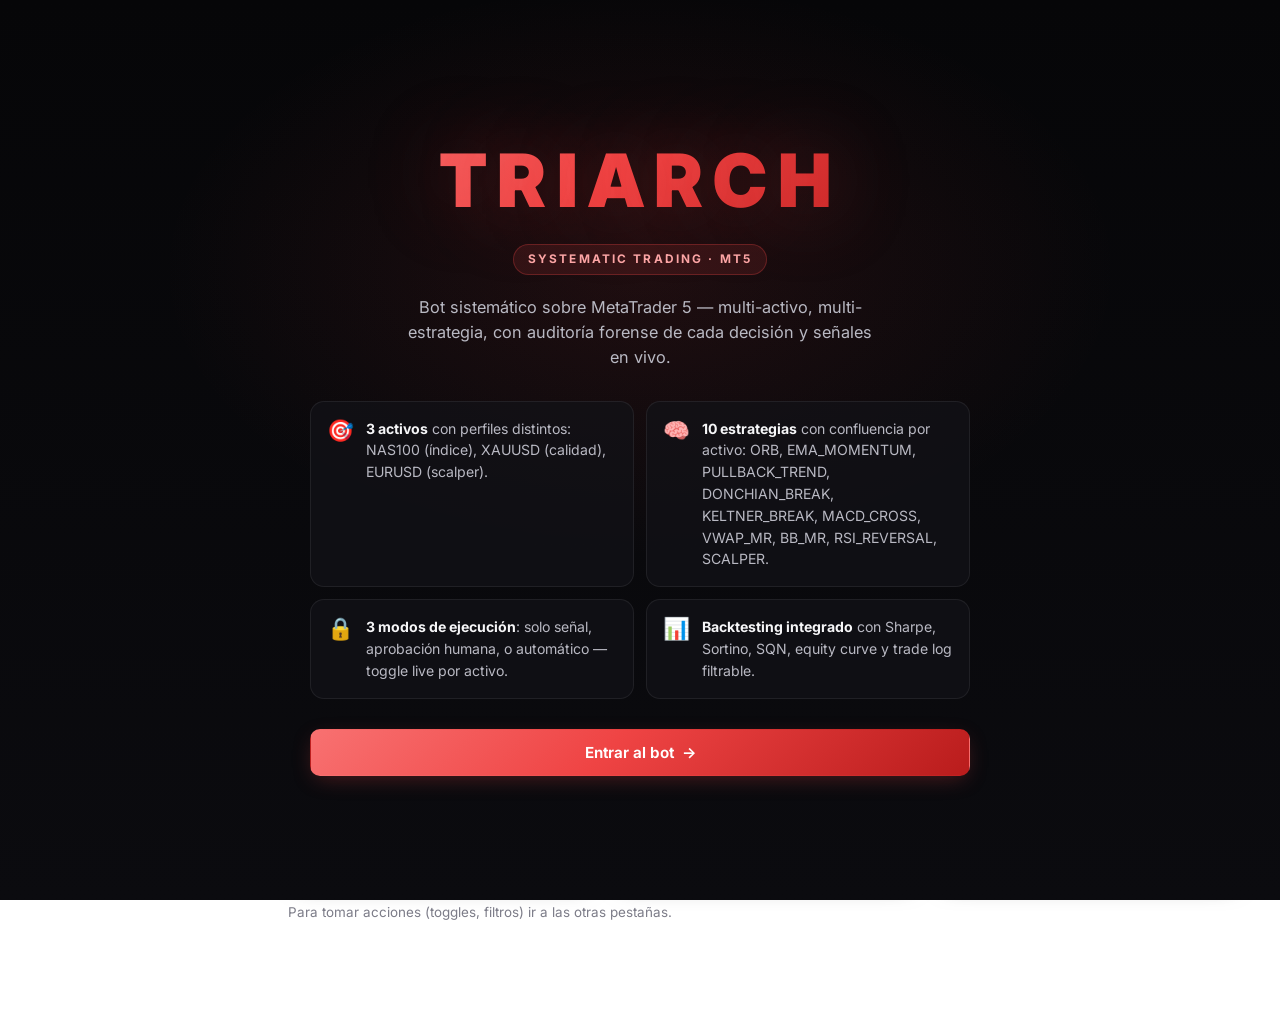
<file: index.html>
<!doctype html>
<html lang="es">
<head>
    <meta charset="utf-8">
    <meta name="viewport" content="width=device-width, initial-scale=1, viewport-fit=cover">
    <meta name="theme-color" content="#0f0f12">
    <meta name="description" content="Triarch — bot de trading sistemático MT5 multi-activo. Dashboard estático en rojo y negro para hosting en GitHub Pages.">
    <title>Triarch · MT5 multi-asset bot</title>

    <link rel="preconnect" href="https://fonts.googleapis.com">
    <link rel="preconnect" href="https://fonts.gstatic.com" crossorigin>
    <link href="https://fonts.googleapis.com/css2?family=Inter:wght@400;500;600;700;800;900&family=JetBrains+Mono:wght@400;600&display=swap" rel="stylesheet">

    <link rel="stylesheet" href="./assets/css/styles.css">

    <link rel="icon" type="image/svg+xml" href="data:image/svg+xml,%3Csvg xmlns='http://www.w3.org/2000/svg' viewBox='0 0 32 32'%3E%3Cdefs%3E%3ClinearGradient id='g' x1='0%25' y1='0%25' x2='100%25' y2='100%25'%3E%3Cstop offset='0%25' stop-color='%23ef4444'/%3E%3Cstop offset='100%25' stop-color='%23b91c1c'/%3E%3C/linearGradient%3E%3C/defs%3E%3Crect width='32' height='32' rx='6' fill='%23090909'/%3E%3Cpath d='M16 5l9 16H7z' fill='url(%23g)'/%3E%3C/svg%3E">
</head>
<body>

<!-- ═══════════════ Splash ═══════════════ -->
<section class="splash" id="splash">
    <div class="splash-inner">
        <div class="splash-brand">TRIARCH</div>
        <div><span class="splash-sub">Systematic Trading · MT5</span></div>
        <div class="splash-tag">
            Bot sistemático sobre MetaTrader 5 — multi-activo, multi-estrategia,
            con auditoría forense de cada decisión y señales en vivo.
        </div>
        <div class="splash-points">
            <div class="splash-point">
                <div class="icon">🎯</div>
                <div class="text"><b>3 activos</b> con perfiles distintos: NAS100 (índice), XAUUSD (calidad), EURUSD (scalper).</div>
            </div>
            <div class="splash-point">
                <div class="icon">🧠</div>
                <div class="text"><b>10 estrategias</b> con confluencia por activo: ORB, EMA_MOMENTUM, PULLBACK_TREND, DONCHIAN_BREAK, KELTNER_BREAK, MACD_CROSS, VWAP_MR, BB_MR, RSI_REVERSAL, SCALPER.</div>
            </div>
            <div class="splash-point">
                <div class="icon">🔒</div>
                <div class="text"><b>3 modos de ejecución</b>: solo señal, aprobación humana, o automático — toggle live por activo.</div>
            </div>
            <div class="splash-point">
                <div class="icon">📊</div>
                <div class="text"><b>Backtesting integrado</b> con Sharpe, Sortino, SQN, equity curve y trade log filtrable.</div>
            </div>
        </div>
        <button class="btn btn-primary btn-block" id="splash-enter">Entrar al bot &nbsp;→</button>
    </div>
</section>

<!-- ═══════════════ Layout ═══════════════ -->
<div class="layout">

    <!-- ─── Sidebar ─── -->
    <aside class="sidebar">
        <div class="side-brand">TRIARCH</div>
        <div class="side-tag">MT5 multi-asset bot</div>

        <div class="side-block">
            <div class="label">Entorno</div>
            <div class="value" id="side-env">— DESCONOCIDO</div>
        </div>

        <div class="side-block">
            <div class="label">Cuenta MT5</div>
            <div id="side-account"><div class="value"><span class="dot dot-gray"></span> Cargando…</div></div>
        </div>

        <div class="side-block">
            <div class="label">Kill switch global</div>
            <div id="side-kill"><div class="value"><span class="dot dot-gray"></span> Cargando…</div></div>
        </div>

        <div class="side-block">
            <div class="label">Atajos (CLI local)</div>
            <div class="side-mini" style="margin-top:6px"><code>python -m scripts.diagnose_mt5</code></div>
            <div class="side-mini"><code>python -m scripts.fetch_history</code></div>
            <div class="side-mini"><code>python -m scripts.backtest</code></div>
            <div class="side-mini"><code>python -m scripts.export_web</code></div>
        </div>

        <div class="side-footer">v0.10 · UI v5 · Crimson Pro</div>
    </aside>

    <!-- ─── Main ─── -->
    <main class="main">

        <div class="header">
            <div class="header-row">
                <div>
                    <h1 class="title"><span class="accent">TRIARCH</span> · Trading Bot</h1>
                    <div class="subtitle" id="header-subtitle">Cargando configuración…</div>
                </div>
                <div style="text-align:right">
                    <span class="live-chip off" id="live-chip"><span class="pulse"></span><span id="live-chip-text">Conectando…</span></span>
                    <div class="side-mini" id="header-stamp" style="margin-top:8px"></div>
                </div>
            </div>
        </div>

        <div class="banner info" id="data-source-banner" style="display:none">
            ℹ Mostrando <b>datos de muestra</b>. Para ver datos reales del bot,
            genera <code>docs/data/state.json</code> con <code>python -m scripts.export_web</code> y vuelve a desplegar.
        </div>

        <!-- ═══ Tabs ═══ -->
        <div class="tabs">
            <button class="tab active" data-tab="home">🏠 Inicio</button>
            <button class="tab" data-tab="signals">📡 Señales</button>
            <button class="tab" data-tab="live">🎯 Vivo & Control</button>
            <button class="tab" data-tab="decisions">🧠 Decisiones</button>
            <button class="tab" data-tab="backtest">📊 Backtesting</button>
            <button class="tab" data-tab="data">📦 Datos</button>
        </div>

        <!-- ═══ Tab 1 — Inicio ═══ -->
        <section class="tab-panel active" data-panel="home">
            <h2 class="section-title">Resumen del día</h2>
            <p class="section-caption">Vista rápida de lo que está pasando ahora mismo.</p>

            <div class="metric-row" id="home-account-metrics"></div>

            <hr class="section-divider">

            <h3 class="section-title">Actividad últimas 24 horas</h3>
            <div class="kpi-grid" id="home-kpis"></div>

            <hr class="section-divider">

            <h3 class="section-title">Estado de cada activo</h3>
            <div class="assets-row" id="home-assets"></div>
            <p class="section-caption" style="margin-top:16px">
                Para tomar acciones (toggles, filtros) ir a las otras pestañas.
            </p>
        </section>

        <!-- ═══ Tab — Señales (feed estilo Telegram) ═══ -->
        <section class="tab-panel" data-panel="signals">
            <h2 class="section-title">Feed de señales</h2>
            <p class="section-caption">
                Las mismas señales que llegan a Telegram, en vivo. Cada tarjeta muestra
                entrada, stop, take-profit, riesgo/beneficio y el estado actual de la operación.
            </p>

            <div class="filter-bar">
                <div class="filter">
                    <label>Activo</label>
                    <select id="feed-symbol"></select>
                </div>
                <div class="filter">
                    <label>Mostrar</label>
                    <select id="feed-scope">
                        <option value="actionable">Señales operables (como Telegram)</option>
                        <option value="open">Posiciones abiertas</option>
                        <option value="closed">Cerradas (con resultado)</option>
                        <option value="all">Todo (incluye rechazadas)</option>
                    </select>
                </div>
                <div class="filter">
                    <label>Últimos N días</label>
                    <input type="number" id="feed-days" value="14" min="1" max="365">
                </div>
            </div>

            <div class="sig-count" id="feed-count"></div>
            <div class="sig-feed" id="feed-list"></div>
        </section>

        <!-- ═══ Tab 2 — Vivo & Control ═══ -->
        <section class="tab-panel" data-panel="live">
            <h2 class="section-title">Cuenta conectada</h2>
            <div class="metric-row" id="live-account-metrics"></div>
            <p class="section-caption" id="live-account-caption"></p>

            <hr class="section-divider">

            <h3 class="section-title">Activos</h3>
            <p class="section-caption" id="live-ctl-caption">
                Buscando el control local del bot…
            </p>
            <div id="live-assets"></div>

            <hr class="section-divider">

            <h3 class="section-title">Kill switch global</h3>
            <p class="section-caption">
                Para parar TODO de golpe: setea <code>TRIARCH_KILL=1</code> en <code>.env</code> y reinicia el
                proceso. El orchestrator chequea esto en cada tick y omite cualquier ejecución.
            </p>
        </section>

        <!-- ═══ Tab 3 — Decisiones ═══ -->
        <section class="tab-panel" data-panel="decisions">
            <h2 class="section-title">Por qué SÍ / por qué NO</h2>
            <p class="section-caption">
                Vista legible del audit trail. Pensada para revisar el día a día sin
                tener que descifrar códigos técnicos.
            </p>

            <div class="filter-bar">
                <div class="filter">
                    <label>Activo</label>
                    <select id="dec-symbol"></select>
                </div>
                <div class="filter">
                    <label>Estrategia</label>
                    <select id="dec-strategy"></select>
                </div>
                <div class="filter">
                    <label>Estado</label>
                    <select id="dec-status">
                        <option value="">(todos)</option>
                        <option value="taken">✅ Tomadas</option>
                        <option value="rejected">❌ Rechazadas</option>
                        <option value="closed">🏁 Cerradas</option>
                        <option value="new">🆕 Pendientes</option>
                    </select>
                </div>
                <div class="filter">
                    <label>Últimos N días</label>
                    <input type="number" id="dec-days" value="30" min="1" max="365">
                </div>
            </div>

            <div class="filter" style="margin-bottom:16px">
                <label>Dirección</label>
                <div class="radio-row" id="dec-dir-group">
                    <label><input type="radio" name="dec-dir" value="all" checked> (todas)</label>
                    <label><input type="radio" name="dec-dir" value="LONG"> LONG</label>
                    <label><input type="radio" name="dec-dir" value="SHORT"> SHORT</label>
                </div>
            </div>

            <div class="kpi-grid" id="dec-kpis"></div>

            <div id="dec-table-wrap"></div>

            <div style="margin-top:14px">
                <button class="btn" id="dec-download">⬇ Descargar como .txt</button>
            </div>
        </section>

        <!-- ═══ Tab 4 — Backtesting ═══ -->
        <section class="tab-panel" data-panel="backtest">
            <h2 class="section-title">Resultados oficiales (motor Python)</h2>
            <p class="section-caption">
                Última calibración validada sobre 1 año de datos MT5 reales, con
                gestión de riesgo completa y time-stop por activo.
            </p>
            <div id="bt-official"></div>

            <hr class="section-divider">

            <h2 class="section-title">Simulador interactivo (corre en tu navegador)</h2>
            <p class="section-caption">
                Motor aproximado portado a JavaScript: explora cualquier rango temporal al instante.
                Las señales replican las reglas del bot, pero los resultados oficiales
                son los del motor Python de arriba.
            </p>

            <div class="filter-bar">
                <div class="filter">
                    <label>Desde</label>
                    <input type="date" id="bt-from">
                </div>
                <div class="filter">
                    <label>Hasta</label>
                    <input type="date" id="bt-to">
                </div>
                <div class="filter">
                    <label>Activo</label>
                    <select id="bt-symbol-filter">
                        <option value="">(todos)</option>
                    </select>
                </div>
                <div class="filter">
                    <label>&nbsp;</label>
                    <button class="btn btn-primary" id="bt-run">▶ Correr backtest</button>
                </div>
            </div>

            <div class="radio-row" id="bt-preset-row">
                <button class="btn" data-bt-preset="2d">2D</button>
                <button class="btn" data-bt-preset="1w">1S</button>
                <button class="btn" data-bt-preset="2w">2S</button>
                <button class="btn" data-bt-preset="1m">1M</button>
                <button class="btn" data-bt-preset="3m">3M</button>
                <button class="btn" data-bt-preset="6m">6M</button>
                <button class="btn" data-bt-preset="ytd">YTD</button>
                <button class="btn" data-bt-preset="1y">1Y</button>
                <button class="btn" data-bt-preset="all">Todo</button>
                <button class="btn" id="bt-reset">↺ Reset</button>
            </div>

            <div id="bt-status" class="side-mini" style="margin-bottom:12px"></div>

            <div id="bt-results"></div>
        </section>

        <!-- ═══ Tab 5 — Datos ═══ -->
        <section class="tab-panel" data-panel="data">
            <h2 class="section-title">Datos crudos</h2>
            <div class="subtabs">
                <button class="subtab active" data-subgroup="data" data-subtab="signals">📈 Signals (cruda)</button>
                <button class="subtab" data-subgroup="data" data-subtab="evals">🔍 Evals (audit)</button>
                <button class="subtab" data-subgroup="data" data-subtab="stats">📦 Stats (agregados)</button>
            </div>

            <div class="subtab-panel active" data-subgroup="data" data-subtab="signals">
                <h3 class="section-title">Tabla cruda de señales</h3>
                <p class="section-caption">Vista sin traducciones — útil para debugging o exportar a otra herramienta.</p>
                <div class="filter" style="max-width:280px">
                    <label>Activo</label>
                    <select id="sig-symbol"></select>
                </div>
                <div id="sig-table-wrap" style="margin-top:14px"></div>
            </div>

            <div class="subtab-panel" data-subgroup="data" data-subtab="evals" style="display:none">
                <h3 class="section-title">Audit trail — cada evaluación de estrategia</h3>
                <p class="section-caption">Toda evaluación por vela queda registrada aquí, incluyendo las que no produjeron señal.</p>
                <div class="filter" style="max-width:280px">
                    <label>Activo</label>
                    <select id="evals-symbol"></select>
                </div>
                <div id="evals-table-wrap" style="margin-top:14px"></div>
            </div>

            <div class="subtab-panel" data-subgroup="data" data-subtab="stats" style="display:none">
                <h3 class="section-title">Agregados de los últimos 30 días</h3>
                <div id="stats-by-sym"></div>
                <div id="stats-by-strat" style="margin-top:18px"></div>
            </div>
        </section>

    </main>
</div>

<script src="./assets/js/bt-engine.js"></script>
<script src="./assets/js/app.js"></script>
</body>
</html>
</file>
<file: assets/css/styles.css>
/* ═══════════════════════════════════════════════════════════════
   TRIARCH — UI v5 "Crimson Pro"
   Sistema visual profesional para el dashboard estático.
   Identidad: negro profundo + rojo crimson + Inter/JetBrains Mono.
   ═══════════════════════════════════════════════════════════════ */

:root {
    /* Superficie */
    --bg-0: #070709;
    --bg-1: #0c0c10;
    --bg-2: #121218;
    --bg-3: #17171f;
    --card: rgba(18, 18, 24, 0.72);
    --card-solid: #14141b;
    --line: rgba(255, 255, 255, 0.07);
    --line-strong: rgba(255, 255, 255, 0.12);

    /* Marca */
    --red: #ef4444;
    --red-deep: #b91c1c;
    --red-soft: rgba(239, 68, 68, 0.12);
    --red-line: rgba(239, 68, 68, 0.28);
    --red-glow: rgba(239, 68, 68, 0.35);
    --grad-brand: linear-gradient(135deg, #f87171 0%, #ef4444 45%, #b91c1c 100%);

    /* Texto */
    --tx-1: #f6f6f8;
    --tx-2: #b9b9c3;
    --tx-3: #7c7c88;

    /* Semánticos */
    --green: #34d399;  --green-soft: rgba(52, 211, 153, 0.12);  --green-line: rgba(52, 211, 153, 0.32);
    --blue: #60a5fa;   --blue-soft: rgba(96, 165, 250, 0.12);   --blue-line: rgba(96, 165, 250, 0.32);
    --orange: #fbbf24; --orange-soft: rgba(251, 191, 36, 0.12); --orange-line: rgba(251, 191, 36, 0.32);
    --gray: #9ca3af;   --gray-soft: rgba(156, 163, 175, 0.10);  --gray-line: rgba(156, 163, 175, 0.26);

    --radius: 14px;
    --radius-sm: 10px;
    --shadow-1: 0 1px 2px rgba(0,0,0,.5), 0 8px 24px -12px rgba(0,0,0,.6);
    --shadow-2: 0 2px 6px rgba(0,0,0,.45), 0 18px 48px -18px rgba(0,0,0,.75);
    --font: 'Inter', 'Segoe UI', system-ui, -apple-system, sans-serif;
    --mono: 'JetBrains Mono', ui-monospace, 'Cascadia Code', Consolas, monospace;
}

* { box-sizing: border-box; }
html { scroll-behavior: smooth; }

body {
    margin: 0;
    font-family: var(--font);
    font-size: 14.5px;
    line-height: 1.55;
    color: var(--tx-1);
    background:
        radial-gradient(1100px 520px at 12% -8%, rgba(239,68,68,.07), transparent 60%),
        radial-gradient(900px 500px at 95% 0%, rgba(185,28,28,.05), transparent 55%),
        linear-gradient(180deg, var(--bg-0) 0%, var(--bg-1) 100%);
    background-attachment: fixed;
    -webkit-font-smoothing: antialiased;
}

code {
    font-family: var(--mono);
    font-size: .82em;
    background: rgba(255,255,255,.06);
    border: 1px solid var(--line);
    padding: 1.5px 6px;
    border-radius: 6px;
    color: #fca5a5;
}

::selection { background: rgba(239,68,68,.35); }

/* Scrollbar */
::-webkit-scrollbar { width: 10px; height: 10px; }
::-webkit-scrollbar-track { background: transparent; }
::-webkit-scrollbar-thumb {
    background: linear-gradient(180deg, #3a3a46, #26262e);
    border-radius: 8px; border: 2px solid var(--bg-1);
}
::-webkit-scrollbar-thumb:hover { background: var(--red-deep); }

/* ═══════════════ Splash ═══════════════ */
.splash {
    position: fixed; inset: 0; z-index: 100;
    display: flex; align-items: center; justify-content: center;
    background:
        radial-gradient(800px 480px at 50% 30%, rgba(239,68,68,.10), transparent 60%),
        linear-gradient(180deg, #060608, #0b0b0f);
    opacity: 1; transition: opacity .45s ease, visibility .45s;
    overflow-y: auto; padding: 24px;
}
.splash.hidden { opacity: 0; visibility: hidden; pointer-events: none; }
.splash-inner { max-width: 660px; width: 100%; text-align: center; animation: rise .6s ease both; }
@keyframes rise { from { transform: translateY(14px); opacity: 0 } to { transform: none; opacity: 1 } }

.splash-brand {
    font-size: clamp(3rem, 9vw, 4.6rem);
    font-weight: 900; letter-spacing: .14em;
    background: var(--grad-brand);
    -webkit-background-clip: text; background-clip: text; color: transparent;
    text-shadow: 0 0 80px var(--red-glow);
}
.splash-sub {
    display: inline-flex; align-items: center; gap: 8px;
    margin-top: 6px; padding: 5px 14px;
    border: 1px solid var(--red-line); border-radius: 999px;
    background: var(--red-soft);
    font-size: .74rem; font-weight: 700; letter-spacing: .18em; text-transform: uppercase;
    color: #fca5a5;
}
.splash-tag { color: var(--tx-2); margin: 20px auto 30px; max-width: 480px; font-size: 1.02rem; }
.splash-points {
    display: grid; grid-template-columns: repeat(2, 1fr); gap: 12px;
    margin-bottom: 30px; text-align: left;
}
.splash-point {
    display: flex; gap: 12px; align-items: flex-start;
    background: var(--card); border: 1px solid var(--line);
    border-radius: var(--radius); padding: 16px;
    backdrop-filter: blur(8px);
    transition: border-color .25s, transform .25s;
}
.splash-point:hover { border-color: var(--red-line); transform: translateY(-2px); }
.splash-point .icon { font-size: 1.35rem; line-height: 1.2; }
.splash-point .text { color: var(--tx-2); font-size: .88rem; }
.splash-point .text b { color: var(--tx-1); }

/* ═══════════════ Layout ═══════════════ */
.layout { display: flex; min-height: 100vh; }

.sidebar {
    width: 252px; flex-shrink: 0;
    padding: 26px 20px;
    border-right: 1px solid var(--line);
    background: linear-gradient(180deg, rgba(239,68,68,.05), transparent 220px), rgba(8,8,11,.88);
    position: sticky; top: 0; height: 100vh; overflow-y: auto;
    display: flex; flex-direction: column;
}
.side-brand {
    font-size: 1.5rem; font-weight: 900; letter-spacing: .12em;
    background: var(--grad-brand);
    -webkit-background-clip: text; background-clip: text; color: transparent;
}
.side-tag { color: var(--tx-3); font-size: .74rem; margin-top: 2px; margin-bottom: 20px; }

.side-block {
    border: 1px solid var(--line); border-radius: var(--radius-sm);
    background: var(--card);
    padding: 12px 14px; margin-bottom: 12px;
    transition: border-color .25s;
}
.side-block:hover { border-color: var(--line-strong); }
.side-block .label {
    font-size: .66rem; font-weight: 700; letter-spacing: .14em;
    text-transform: uppercase; color: var(--tx-3); margin-bottom: 6px;
}
.side-block .value { font-size: .9rem; font-weight: 600; }
.side-mini { font-size: .76rem; color: var(--tx-3); margin-top: 3px; }
.side-mini code { font-size: .72rem; }
.side-footer { margin-top: auto; padding-top: 18px; font-size: .7rem; color: var(--tx-3); }

.main { flex: 1; min-width: 0; padding: 30px 36px 80px; max-width: 1340px; }

/* ═══════════════ Header ═══════════════ */
.header {
    position: relative;
    border: 1px solid var(--line);
    border-radius: var(--radius);
    background:
        radial-gradient(560px 200px at 8% 0%, rgba(239,68,68,.14), transparent 60%),
        var(--card);
    box-shadow: var(--shadow-1);
    padding: 24px 28px;
    margin-bottom: 22px;
    overflow: hidden;
}
.header::after {
    content: ''; position: absolute; inset: 0 0 auto 0; height: 2px;
    background: var(--grad-brand); opacity: .8;
}
.header-row { display: flex; justify-content: space-between; align-items: flex-start; gap: 14px; flex-wrap: wrap; }
.title { margin: 0; font-size: 1.65rem; font-weight: 850; letter-spacing: .01em; }
.title .accent {
    background: var(--grad-brand);
    -webkit-background-clip: text; background-clip: text; color: transparent;
}
.subtitle { color: var(--tx-2); font-size: .86rem; margin-top: 6px; }

.live-chip {
    display: inline-flex; align-items: center; gap: 7px;
    padding: 5px 13px; border-radius: 999px;
    font-size: .72rem; font-weight: 800; letter-spacing: .1em; text-transform: uppercase;
    border: 1px solid var(--green-line); background: var(--green-soft); color: var(--green);
    white-space: nowrap;
}
.live-chip.off { border-color: var(--gray-line); background: var(--gray-soft); color: var(--gray); }
.live-chip .pulse {
    width: 7px; height: 7px; border-radius: 50%;
    background: var(--green); box-shadow: 0 0 0 0 rgba(52,211,153,.6);
    animation: pulse 1.8s infinite;
}
.live-chip.off .pulse { background: var(--gray); animation: none; box-shadow: none; }
@keyframes pulse {
    0% { box-shadow: 0 0 0 0 rgba(52,211,153,.55) }
    70% { box-shadow: 0 0 0 8px rgba(52,211,153,0) }
    100% { box-shadow: 0 0 0 0 rgba(52,211,153,0) }
}

/* ═══════════════ Tabs ═══════════════ */
.tabs {
    display: flex; gap: 4px; flex-wrap: wrap;
    background: rgba(16,16,22,.88);
    border: 1px solid var(--line);
    padding: 5px; border-radius: 13px;
    margin-bottom: 26px;
    position: sticky; top: 12px; z-index: 30;
    backdrop-filter: blur(14px);
    box-shadow: var(--shadow-1);
}
.tab {
    appearance: none; border: 0; cursor: pointer;
    background: transparent; color: var(--tx-2);
    font-family: var(--font); font-size: .86rem; font-weight: 650;
    padding: 9px 16px; border-radius: 9px;
    transition: color .2s, background .2s, box-shadow .2s;
    white-space: nowrap;
}
.tab:hover { color: var(--tx-1); background: rgba(255,255,255,.05); }
.tab.active {
    color: #fff;
    background: var(--grad-brand);
    box-shadow: 0 4px 18px -4px var(--red-glow);
}

.tab-panel { display: none; animation: fade .25s ease; }
.tab-panel.active { display: block; }
@keyframes fade { from { opacity: 0; transform: translateY(4px) } to { opacity: 1; transform: none } }

.subtabs { display: flex; gap: 8px; flex-wrap: wrap; margin-bottom: 18px; }
.subtab {
    appearance: none; cursor: pointer;
    background: transparent; color: var(--tx-2);
    border: 1px solid var(--line); border-radius: 999px;
    font-family: var(--font); font-size: .8rem; font-weight: 600;
    padding: 7px 15px; transition: all .2s;
}
.subtab:hover { border-color: var(--red-line); color: var(--tx-1); }
.subtab.active { background: var(--red-soft); border-color: var(--red-line); color: #fca5a5; }

/* ═══════════════ Tipografía de sección ═══════════════ */
.section-title { font-size: 1.12rem; font-weight: 800; margin: 4px 0 4px; letter-spacing: .01em; }
.section-caption { color: var(--tx-3); font-size: .84rem; margin: 2px 0 16px; }
.section-divider { border: 0; border-top: 1px solid var(--line); margin: 26px 0; }
h4 { margin: 22px 0 10px; font-size: .95rem; }

/* ═══════════════ Cards / métricas / KPIs ═══════════════ */
.metric-row {
    display: grid; grid-template-columns: repeat(auto-fit, minmax(170px, 1fr));
    gap: 12px; margin: 14px 0;
}
.metric {
    background: var(--card); border: 1px solid var(--line);
    border-radius: var(--radius); padding: 16px 18px;
    box-shadow: var(--shadow-1);
    transition: transform .22s, border-color .22s;
    position: relative; overflow: hidden;
}
.metric::before {
    content: ''; position: absolute; inset: 0 auto 0 0; width: 3px;
    background: var(--grad-brand); opacity: .65;
}
.metric:hover { transform: translateY(-2px); border-color: var(--red-line); }
.metric .label {
    font-size: .68rem; font-weight: 700; text-transform: uppercase;
    letter-spacing: .12em; color: var(--tx-3);
}
.metric .value { font-size: 1.3rem; font-weight: 800; margin-top: 4px; font-variant-numeric: tabular-nums; }

.kpi-grid {
    display: grid; grid-template-columns: repeat(auto-fit, minmax(148px, 1fr));
    gap: 12px; margin: 14px 0;
}
.kpi {
    background: var(--card); border: 1px solid var(--line);
    border-radius: var(--radius); padding: 14px 16px;
    transition: transform .22s, border-color .22s;
    position: relative; overflow: hidden;
}
.kpi::after {
    content: ''; position: absolute; inset: 0 0 auto 0; height: 2px;
    background: var(--grad-brand); opacity: 0; transition: opacity .25s;
}
.kpi:hover { transform: translateY(-2px); border-color: var(--red-line); }
.kpi:hover::after { opacity: .9; }
.kpi .label { font-size: .68rem; font-weight: 700; text-transform: uppercase; letter-spacing: .12em; color: var(--tx-3); }
.kpi .value { font-size: 1.35rem; font-weight: 800; margin-top: 3px; font-variant-numeric: tabular-nums; }
.kpi .sub { font-size: .72rem; color: var(--tx-3); margin-top: 2px; }

.assets-row { display: grid; grid-template-columns: repeat(auto-fit, minmax(230px, 1fr)); gap: 14px; }
.card {
    background: var(--card); border: 1px solid var(--line);
    border-radius: var(--radius); padding: 18px;
    box-shadow: var(--shadow-1);
    transition: transform .22s, border-color .22s;
}
.card:hover { transform: translateY(-2px); border-color: var(--red-line); }
.card h4 { margin: 0 0 4px; font-size: 1.02rem; }

.card-bordered {
    background: var(--card); border: 1px solid var(--line);
    border-left: 3px solid var(--red);
    border-radius: var(--radius); padding: 18px 20px;
    margin-bottom: 14px;
    box-shadow: var(--shadow-1);
    transition: border-color .22s;
}
.card-bordered:hover { border-color: var(--red-line); border-left-color: var(--red); }
.card-bordered .card-head { display: flex; justify-content: space-between; gap: 14px; flex-wrap: wrap; }
.card-bordered h3 { margin: 0 0 6px; font-size: 1.15rem; }
details.card-bordered summary { cursor: pointer; font-weight: 700; outline: none; }
details.card-bordered summary::marker { color: var(--red); }

/* ═══════════════ Pills & dots ═══════════════ */
.pill {
    display: inline-block; padding: 3px 11px; margin: 2px 4px 2px 0;
    border-radius: 999px; font-size: .72rem; font-weight: 700;
    border: 1px solid; letter-spacing: .02em;
}
.pill-green  { color: var(--green);  background: var(--green-soft);  border-color: var(--green-line); }
.pill-red    { color: #f87171;       background: var(--red-soft);    border-color: var(--red-line); }
.pill-blue   { color: var(--blue);   background: var(--blue-soft);   border-color: var(--blue-line); }
.pill-orange { color: var(--orange); background: var(--orange-soft); border-color: var(--orange-line); }
.pill-gray   { color: var(--gray);   background: var(--gray-soft);   border-color: var(--gray-line); }
.pill-accent { color: #fca5a5;       background: var(--red-soft);    border-color: var(--red-line); }

.dot {
    display: inline-block; width: 9px; height: 9px; border-radius: 50%;
    margin-right: 7px; vertical-align: baseline;
}
.dot-green  { background: var(--green);  box-shadow: 0 0 8px rgba(52,211,153,.7); }
.dot-red    { background: var(--red);    box-shadow: 0 0 8px var(--red-glow); }
.dot-orange { background: var(--orange); box-shadow: 0 0 8px rgba(251,191,36,.6); }
.dot-gray   { background: var(--gray); }

.pos { color: var(--green); }
.neg { color: #f87171; }

/* ═══════════════ Botones ═══════════════ */
.btn {
    appearance: none; cursor: pointer;
    font-family: var(--font); font-size: .84rem; font-weight: 650;
    color: var(--tx-1);
    background: rgba(255,255,255,.04);
    border: 1px solid var(--line-strong);
    border-radius: 10px; padding: 9px 16px;
    transition: all .2s;
}
.btn:hover { border-color: var(--red-line); background: var(--red-soft); transform: translateY(-1px); }
.btn:disabled { opacity: .55; cursor: wait; transform: none; }
.btn-primary {
    background: var(--grad-brand); border-color: transparent; color: #fff;
    box-shadow: 0 6px 22px -6px var(--red-glow);
}
.btn-primary:hover { filter: brightness(1.1); background: var(--grad-brand); }
.btn-block { width: 100%; padding: 13px; font-size: .95rem; }

/* ═══════════════ Filtros / forms ═══════════════ */
.filter-bar {
    display: flex; gap: 14px; flex-wrap: wrap; align-items: flex-end;
    background: var(--card); border: 1px solid var(--line);
    border-radius: var(--radius); padding: 14px 16px; margin-bottom: 14px;
}
.filter { display: flex; flex-direction: column; gap: 5px; min-width: 150px; }
.filter label {
    font-size: .66rem; font-weight: 700; letter-spacing: .12em;
    text-transform: uppercase; color: var(--tx-3);
}
.filter select, .filter input {
    font-family: var(--font); font-size: .86rem; color: var(--tx-1);
    background: var(--bg-2); border: 1px solid var(--line-strong);
    border-radius: 9px; padding: 8px 11px; outline: none;
    transition: border-color .2s, box-shadow .2s;
}
.filter select:focus, .filter input:focus {
    border-color: var(--red); box-shadow: 0 0 0 3px rgba(239,68,68,.18);
}
.filter input[type="date"] { color-scheme: dark; }
.radio-row { display: flex; gap: 10px; flex-wrap: wrap; align-items: center; margin: 4px 0 14px; }
.radio-row label { font-size: .84rem; color: var(--tx-2); display: flex; gap: 6px; align-items: center; }
.radio-row input[type="radio"] { accent-color: var(--red); }

/* ═══════════════ Toggle (lectura por defecto; .toggle-live = funcional) ═══════════════ */
.toggle { display: inline-flex; align-items: center; gap: 9px; cursor: default; }
.toggle.toggle-live { cursor: pointer; }
.toggle.toggle-live:hover .toggle-track { border-color: var(--red); box-shadow: 0 0 10px var(--red-glow); }
.toggle input { display: none; }
.toggle-track {
    width: 40px; height: 22px; border-radius: 999px; position: relative;
    background: var(--bg-3); border: 1px solid var(--line-strong);
    transition: background .25s;
}
.toggle-track::after {
    content: ''; position: absolute; top: 2px; left: 2px;
    width: 16px; height: 16px; border-radius: 50%;
    background: var(--tx-3); transition: all .25s;
}
.toggle input:checked + .toggle-track { background: var(--red-deep); border-color: var(--red); }
.toggle input:checked + .toggle-track::after { left: 20px; background: #fff; box-shadow: 0 0 8px var(--red-glow); }
.toggle-label { font-size: .8rem; color: var(--tx-2); font-weight: 600; }

/* ═══════════════ Tablas ═══════════════ */
.table-wrap {
    overflow: auto; max-height: 460px;
    border: 1px solid var(--line); border-radius: var(--radius);
    background: rgba(10,10,14,.5);
}
table { border-collapse: collapse; width: 100%; font-size: .82rem; }
thead th {
    position: sticky; top: 0; z-index: 2;
    background: #16161d;
    color: var(--tx-3); text-align: left;
    font-size: .68rem; font-weight: 700; letter-spacing: .1em; text-transform: uppercase;
    padding: 10px 12px; border-bottom: 1px solid var(--line-strong);
    white-space: nowrap;
}
tbody td { padding: 8px 12px; border-bottom: 1px solid var(--line); white-space: nowrap; }
tbody tr { transition: background .15s; }
tbody tr:hover { background: rgba(239,68,68,.05); }
td.num { font-family: var(--mono); font-size: .78rem; }

/* ═══════════════ Banners / empty ═══════════════ */
.banner {
    background: var(--orange-soft); border: 1px solid var(--orange-line);
    color: #fde68a; border-radius: var(--radius-sm);
    padding: 12px 16px; font-size: .86rem; margin: 12px 0;
}
.banner.info { background: var(--blue-soft); border-color: var(--blue-line); color: #bfdbfe; }
.empty {
    text-align: center; color: var(--tx-3); padding: 44px 16px;
    border: 1px dashed var(--line-strong); border-radius: var(--radius);
}
.empty .emoji { font-size: 2rem; margin-bottom: 8px; }
.empty .mini { font-size: .78rem; margin-top: 5px; }

.chart-wrap {
    background: rgba(8,8,11,.55); border: 1px solid var(--line);
    border-radius: var(--radius); padding: 14px; margin: 14px 0 6px;
}

/* ═══════════════ FEED DE SEÑALES (estilo Telegram) ═══════════════ */
.sig-feed { display: flex; flex-direction: column; gap: 12px; max-width: 880px; }

.sig-card {
    position: relative;
    background: var(--card); border: 1px solid var(--line);
    border-radius: var(--radius); padding: 16px 18px 14px 22px;
    box-shadow: var(--shadow-1);
    transition: transform .2s, border-color .2s;
    overflow: hidden;
}
.sig-card::before {
    content: ''; position: absolute; inset: 0 auto 0 0; width: 4px;
    background: var(--gray);
}
.sig-card:hover { transform: translateY(-1px); border-color: var(--line-strong); }
.sig-card.s-green::before  { background: var(--green); }
.sig-card.s-red::before    { background: var(--red); }
.sig-card.s-blue::before   { background: var(--blue); }
.sig-card.s-orange::before { background: var(--orange); }

.sig-top { display: flex; justify-content: space-between; align-items: flex-start; gap: 10px; flex-wrap: wrap; }
.sig-id { display: flex; align-items: center; gap: 10px; flex-wrap: wrap; }
.sig-sym { font-size: 1.04rem; font-weight: 800; letter-spacing: .02em; }
.sig-dir {
    font-size: .74rem; font-weight: 800; letter-spacing: .06em;
    padding: 3px 10px; border-radius: 7px;
}
.sig-dir.long { color: var(--green); background: var(--green-soft); border: 1px solid var(--green-line); }
.sig-dir.short { color: #f87171; background: var(--red-soft); border: 1px solid var(--red-line); }
.sig-strat { font-size: .76rem; color: var(--tx-3); font-weight: 600; }
.sig-time { font-size: .74rem; color: var(--tx-3); white-space: nowrap; }

.sig-levels {
    display: grid; grid-template-columns: repeat(auto-fit, minmax(106px, 1fr));
    gap: 8px; margin: 12px 0 10px;
}
.sig-level {
    background: rgba(255,255,255,.03); border: 1px solid var(--line);
    border-radius: var(--radius-sm); padding: 8px 11px;
}
.sig-level .l {
    font-size: .6rem; font-weight: 700; letter-spacing: .13em;
    text-transform: uppercase; color: var(--tx-3);
}
.sig-level .v {
    font-family: var(--mono); font-size: .88rem; font-weight: 600; margin-top: 2px;
    font-variant-numeric: tabular-nums;
}
.sig-level .v.sl { color: #f87171; }
.sig-level .v.tp { color: var(--green); }

.sig-foot { display: flex; justify-content: space-between; align-items: center; gap: 10px; flex-wrap: wrap; }
.sig-reason { font-size: .76rem; color: var(--tx-3); max-width: 540px; }
.sig-pnl { font-family: var(--mono); font-weight: 700; font-size: .9rem; }

.sig-day-sep {
    display: flex; align-items: center; gap: 12px;
    color: var(--tx-3); font-size: .72rem; font-weight: 700;
    letter-spacing: .14em; text-transform: uppercase;
    margin: 10px 0 2px;
}
.sig-day-sep::before, .sig-day-sep::after {
    content: ''; height: 1px; flex: 1; background: var(--line);
}

.sig-count { font-size: .78rem; color: var(--tx-3); margin-bottom: 12px; }

/* ═══════════════ Responsive ═══════════════ */
@media (max-width: 1024px) {
    .splash-points { grid-template-columns: 1fr; }
}
@media (max-width: 860px) {
    .layout { flex-direction: column; }
    .sidebar {
        width: 100%; height: auto; position: static;
        border-right: 0; border-bottom: 1px solid var(--line);
        padding: 18px 20px;
    }
    .side-footer { margin-top: 14px; }
    .main { padding: 20px 16px 60px; }
    .tabs { top: 8px; overflow-x: auto; flex-wrap: nowrap; }
    .header { padding: 18px 18px; }
}

@media (prefers-reduced-motion: reduce) {
    *, *::before, *::after { animation: none !important; transition: none !important; }
}
</file>
